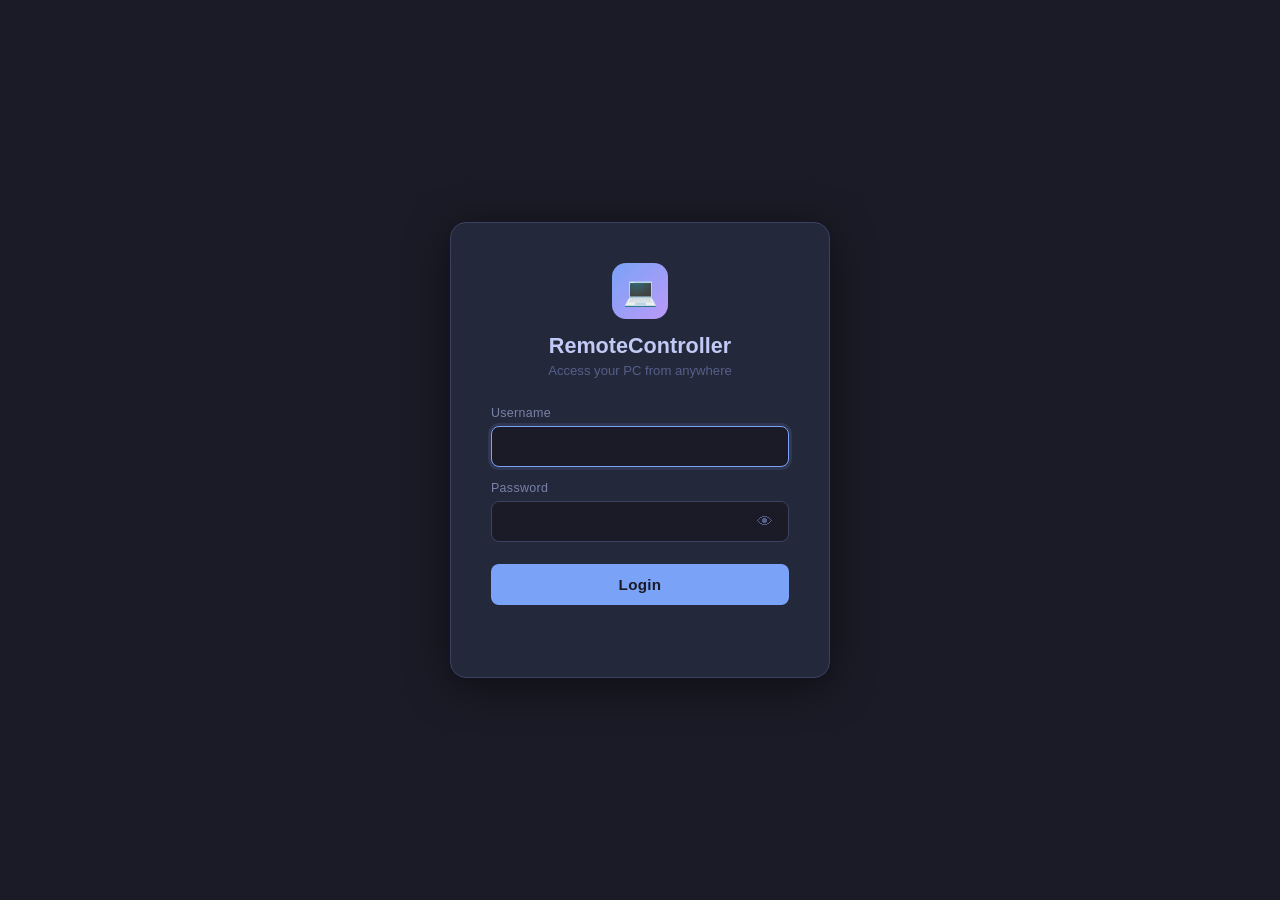
<file: web/index.html>
<!DOCTYPE html>
<html lang="en">
<head>
    <meta charset="UTF-8">
    <meta name="viewport" content="width=device-width, initial-scale=1.0, maximum-scale=1.0, user-scalable=no">
    <title>RemoteController</title>
    <style>
        * { margin: 0; padding: 0; box-sizing: border-box; }
        body {
            background: #1a1b26;
            color: #a9b1d6;
            font-family: -apple-system, BlinkMacSystemFont, 'Segoe UI', sans-serif;
            display: flex;
            align-items: center;
            justify-content: center;
            min-height: 100vh;
            min-height: 100dvh;
        }
        .login-card {
            background: #24283b;
            border-radius: 16px;
            padding: 40px;
            width: 90%;
            max-width: 380px;
            box-shadow: 0 8px 40px rgba(0,0,0,0.5);
            border: 1px solid #3b4261;
        }
        .logo-area {
            text-align: center;
            margin-bottom: 28px;
        }
        .logo-icon {
            width: 56px;
            height: 56px;
            background: linear-gradient(135deg, #7aa2f7, #bb9af7);
            border-radius: 14px;
            display: inline-flex;
            align-items: center;
            justify-content: center;
            margin-bottom: 14px;
            font-size: 28px;
        }
        h1 {
            color: #c0caf5;
            font-size: 1.35rem;
            font-weight: 700;
            margin-bottom: 4px;
        }
        .subtitle {
            color: #565f89;
            font-size: 0.82rem;
        }
        .form-group { margin-bottom: 14px; }
        label {
            display: block;
            font-size: 0.78rem;
            font-weight: 500;
            margin-bottom: 6px;
            color: #7982a9;
            letter-spacing: 0.3px;
        }
        input {
            width: 100%;
            padding: 11px 14px;
            background: #1a1b26;
            border: 1px solid #3b4261;
            border-radius: 8px;
            color: #c0caf5;
            font-size: 0.95rem;
            outline: none;
            transition: border-color 0.2s, box-shadow 0.2s;
        }
        input:focus {
            border-color: #7aa2f7;
            box-shadow: 0 0 0 3px rgba(122, 162, 247, 0.12);
        }
        button[type="submit"] {
            width: 100%;
            padding: 12px;
            background: #7aa2f7;
            color: #1a1b26;
            border: none;
            border-radius: 8px;
            font-size: 0.95rem;
            font-weight: 700;
            cursor: pointer;
            transition: background 0.2s, transform 0.1s;
            margin-top: 8px;
            letter-spacing: 0.3px;
        }
        button[type="submit"]:hover { background: #89b4fa; }
        button[type="submit"]:active { transform: scale(0.98); }
        button[type="submit"]:disabled { background: #3b4261; color: #565f89; cursor: not-allowed; transform: none; }
        .error {
            color: #f7768e;
            font-size: 0.82rem;
            text-align: center;
            margin-top: 14px;
            min-height: 18px;
            font-weight: 500;
        }
        .pw-toggle {
            position: relative;
        }
        .pw-toggle input {
            padding-right: 42px;
        }
        .pw-eye {
            position: absolute;
            right: 12px;
            top: 50%;
            transform: translateY(-50%);
            background: none;
            border: none;
            color: #565f89;
            cursor: pointer;
            font-size: 1rem;
            padding: 4px;
            width: auto;
            margin: 0;
        }
        .pw-eye:hover { color: #a9b1d6; }
    </style>
</head>
<body>
    <div class="login-card">
        <div class="logo-area">
            <div class="logo-icon">&#128187;</div>
            <h1>RemoteController</h1>
            <p class="subtitle">Access your PC from anywhere</p>
        </div>

        <form id="login-form">
            <div class="form-group">
                <label for="login-user">Username</label>
                <input type="text" id="login-user" autocomplete="username" autofocus spellcheck="false">
            </div>
            <div class="form-group">
                <label for="login-pass">Password</label>
                <div class="pw-toggle">
                    <input type="password" id="login-pass" autocomplete="current-password">
                    <button type="button" class="pw-eye" id="pw-eye-btn" tabindex="-1">&#128065;</button>
                </div>
            </div>
            <button type="submit" id="login-btn">Login</button>
        </form>

        <p class="error" id="error-msg"></p>
    </div>

    <script>
        const errorMsg = document.getElementById('error-msg');
        const loginBtn = document.getElementById('login-btn');

        // Show/hide password
        document.getElementById('pw-eye-btn').addEventListener('click', () => {
            const input = document.getElementById('login-pass');
            const btn = document.getElementById('pw-eye-btn');
            if (input.type === 'password') {
                input.type = 'text';
                btn.innerHTML = '&#128683;';
            } else {
                input.type = 'password';
                btn.innerHTML = '&#128065;';
            }
        });

        document.getElementById('login-form').addEventListener('submit', async (e) => {
            e.preventDefault();
            errorMsg.textContent = '';
            loginBtn.disabled = true;
            loginBtn.textContent = 'Logging in...';

            try {
                const resp = await fetch('/api/login', {
                    method: 'POST',
                    headers: {'Content-Type': 'application/json'},
                    body: JSON.stringify({
                        username: document.getElementById('login-user').value.trim(),
                        password: document.getElementById('login-pass').value,
                    })
                });
                const data = await resp.json();
                if (!resp.ok) {
                    errorMsg.textContent = data.error || 'Login failed';
                    return;
                }
                localStorage.setItem('access_token', data.access_token);
                localStorage.setItem('rc_username', data.username);
                window.location.href = '/app.html';
            } catch {
                errorMsg.textContent = 'Connection error — check your network';
            } finally {
                loginBtn.disabled = false;
                loginBtn.textContent = 'Login';
            }
        });

        if (localStorage.getItem('access_token')) {
            window.location.href = '/app.html';
        }
    </script>
</body>
</html>
</file>
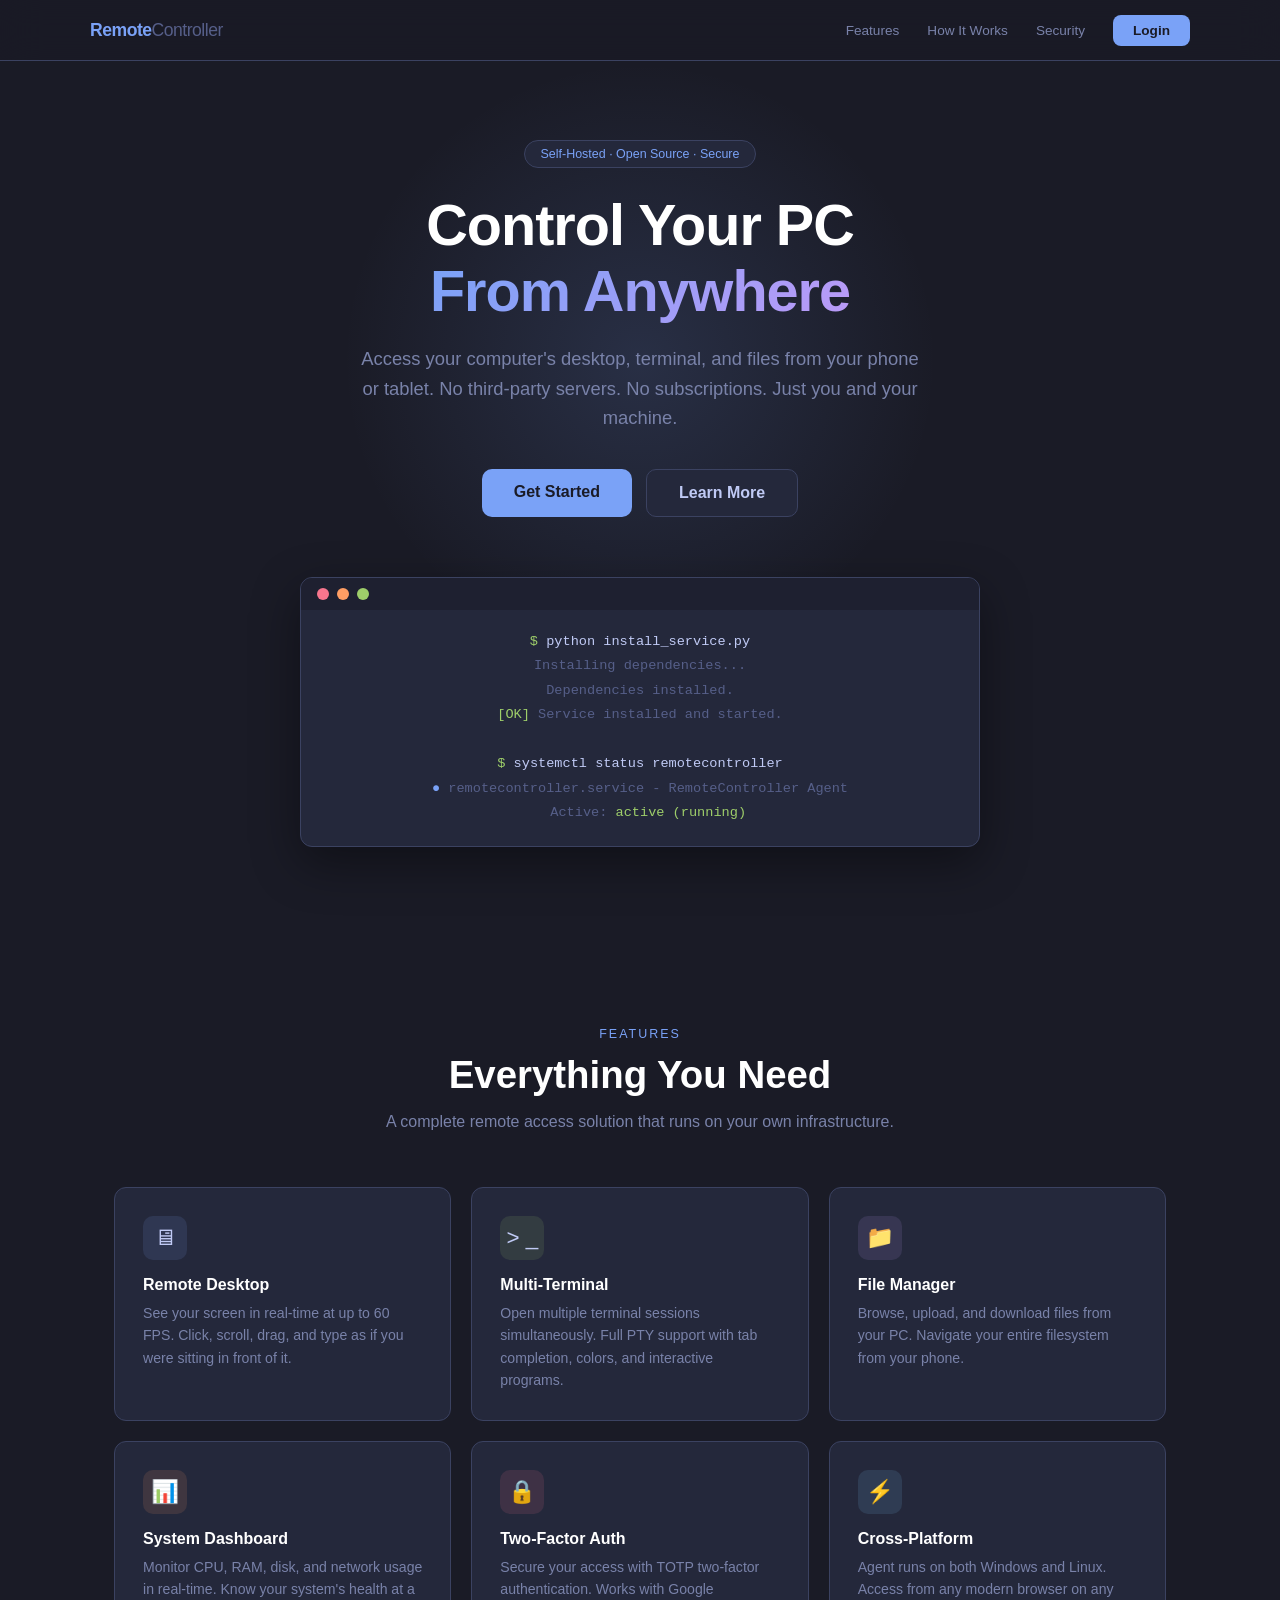
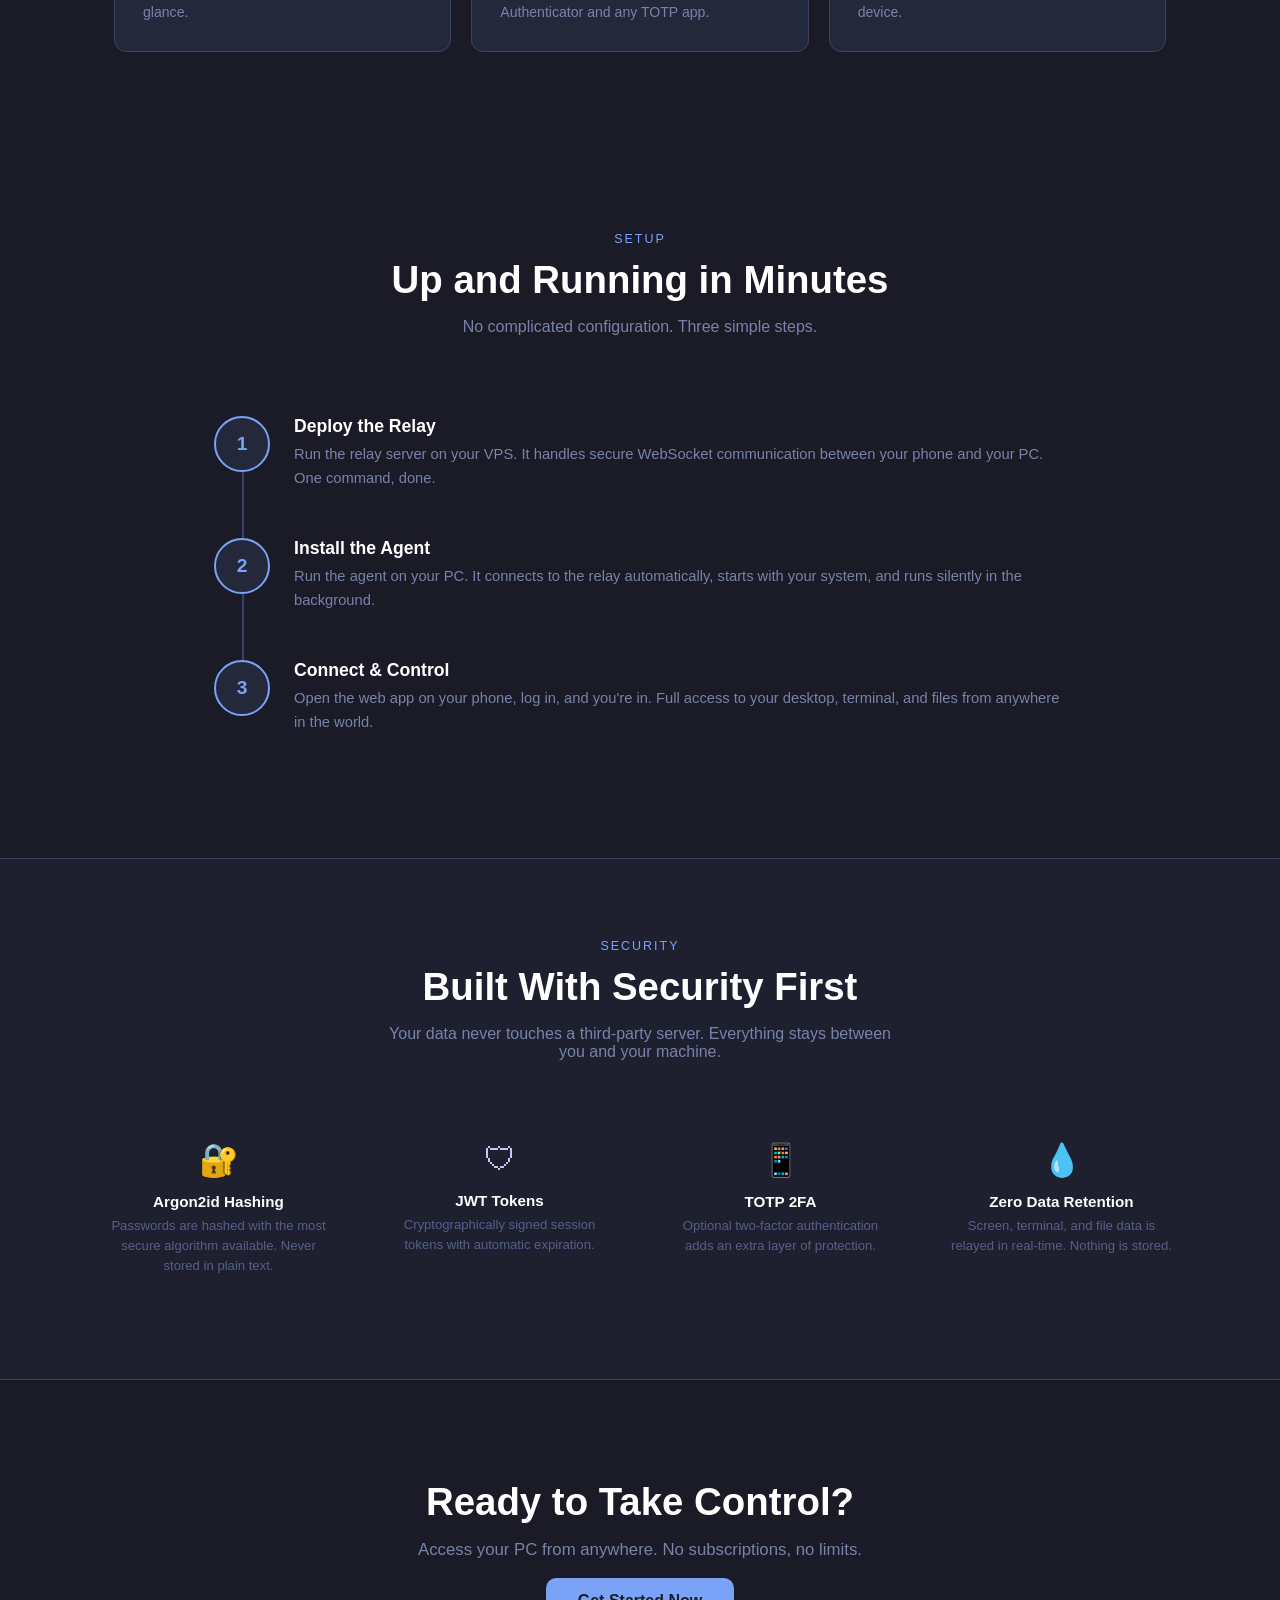
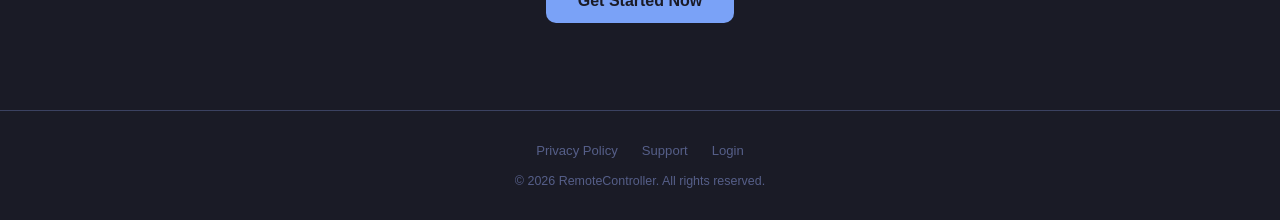
<file: web/marketing.html>
<!DOCTYPE html>
<html lang="en">
<head>
    <meta charset="UTF-8">
    <meta name="viewport" content="width=device-width, initial-scale=1.0">
    <title>RemoteController - Control Your PC From Anywhere</title>
    <style>
        * { margin: 0; padding: 0; box-sizing: border-box; }
        :root {
            --bg: #1a1b26;
            --bg2: #24283b;
            --bg3: #1e2030;
            --accent: #7aa2f7;
            --accent2: #89b4fa;
            --accent-glow: rgba(122, 162, 247, 0.15);
            --green: #9ece6a;
            --purple: #bb9af7;
            --orange: #ff9e64;
            --pink: #f7768e;
            --text: #c0caf5;
            --text-dim: #565f89;
            --text-muted: #7982a9;
            --border: #3b4261;
        }
        body {
            background: var(--bg);
            color: var(--text);
            font-family: -apple-system, BlinkMacSystemFont, 'Segoe UI', sans-serif;
            overflow-x: hidden;
        }
        a { color: var(--accent); text-decoration: none; }

        /* ── Nav ── */
        nav {
            position: fixed; top: 0; left: 0; right: 0;
            background: rgba(26, 27, 38, 0.85);
            backdrop-filter: blur(20px);
            border-bottom: 1px solid var(--border);
            z-index: 100;
            padding: 0 24px;
        }
        .nav-inner {
            max-width: 1100px;
            margin: 0 auto;
            display: flex;
            align-items: center;
            justify-content: space-between;
            height: 60px;
        }
        .logo {
            font-size: 1.1rem;
            font-weight: 700;
            color: var(--accent);
            letter-spacing: -0.5px;
        }
        .logo span { color: var(--text-dim); font-weight: 400; }
        .nav-links { display: flex; gap: 28px; align-items: center; }
        .nav-links a { color: var(--text-muted); font-size: 0.85rem; transition: color 0.2s; }
        .nav-links a:hover { color: var(--text); }
        .nav-cta {
            background: var(--accent);
            color: var(--bg) !important;
            padding: 8px 20px;
            border-radius: 8px;
            font-weight: 600;
            font-size: 0.85rem;
            transition: background 0.2s;
        }
        .nav-cta:hover { background: var(--accent2); }

        /* ── Hero ── */
        .hero {
            padding: 140px 24px 80px;
            text-align: center;
            position: relative;
        }
        .hero::before {
            content: '';
            position: absolute;
            top: 60px; left: 50%; transform: translateX(-50%);
            width: 600px; height: 600px;
            background: radial-gradient(circle, var(--accent-glow) 0%, transparent 70%);
            pointer-events: none;
        }
        .hero-badge {
            display: inline-block;
            background: var(--bg2);
            border: 1px solid var(--border);
            border-radius: 20px;
            padding: 6px 16px;
            font-size: 0.78rem;
            color: var(--accent);
            margin-bottom: 24px;
        }
        .hero h1 {
            font-size: clamp(2.2rem, 5vw, 3.6rem);
            font-weight: 800;
            line-height: 1.15;
            color: #fff;
            margin-bottom: 20px;
            letter-spacing: -1px;
        }
        .hero h1 .gradient {
            background: linear-gradient(135deg, var(--accent), var(--purple));
            -webkit-background-clip: text;
            -webkit-text-fill-color: transparent;
        }
        .hero-sub {
            font-size: 1.15rem;
            color: var(--text-muted);
            max-width: 560px;
            margin: 0 auto 36px;
            line-height: 1.6;
        }
        .hero-buttons {
            display: flex;
            gap: 14px;
            justify-content: center;
            flex-wrap: wrap;
        }
        .btn-primary {
            background: var(--accent);
            color: var(--bg);
            padding: 14px 32px;
            border-radius: 10px;
            font-size: 1rem;
            font-weight: 700;
            transition: all 0.2s;
            border: none;
            cursor: pointer;
        }
        .btn-primary:hover { background: var(--accent2); transform: translateY(-1px); box-shadow: 0 8px 24px var(--accent-glow); }
        .btn-secondary {
            background: var(--bg2);
            color: var(--text);
            padding: 14px 32px;
            border-radius: 10px;
            font-size: 1rem;
            font-weight: 600;
            border: 1px solid var(--border);
            transition: all 0.2s;
        }
        .btn-secondary:hover { border-color: var(--text-muted); }

        /* ── Terminal Demo ── */
        .terminal-demo {
            max-width: 680px;
            margin: 60px auto 0;
            background: var(--bg2);
            border: 1px solid var(--border);
            border-radius: 12px;
            overflow: hidden;
            box-shadow: 0 16px 48px rgba(0,0,0,0.4);
        }
        .terminal-bar {
            background: var(--bg3);
            padding: 10px 16px;
            display: flex;
            gap: 8px;
            align-items: center;
        }
        .terminal-dot { width: 12px; height: 12px; border-radius: 50%; }
        .terminal-dot.r { background: var(--pink); }
        .terminal-dot.y { background: var(--orange); }
        .terminal-dot.g { background: var(--green); }
        .terminal-body {
            padding: 20px 24px;
            font-family: 'SF Mono', 'Fira Code', 'Consolas', monospace;
            font-size: 0.85rem;
            line-height: 1.8;
        }
        .terminal-body .prompt { color: var(--green); }
        .terminal-body .cmd { color: var(--text); }
        .terminal-body .output { color: var(--text-dim); }
        .terminal-body .success { color: var(--green); }
        .terminal-body .accent { color: var(--accent); }

        /* ── Features ── */
        .features {
            padding: 100px 24px;
            max-width: 1100px;
            margin: 0 auto;
        }
        .section-label {
            text-align: center;
            font-size: 0.78rem;
            text-transform: uppercase;
            letter-spacing: 2px;
            color: var(--accent);
            margin-bottom: 12px;
        }
        .section-title {
            text-align: center;
            font-size: clamp(1.6rem, 3vw, 2.4rem);
            font-weight: 700;
            color: #fff;
            margin-bottom: 16px;
        }
        .section-sub {
            text-align: center;
            color: var(--text-muted);
            max-width: 520px;
            margin: 0 auto 56px;
            font-size: 1rem;
        }
        .features-grid {
            display: grid;
            grid-template-columns: repeat(auto-fit, minmax(300px, 1fr));
            gap: 20px;
        }
        .feature-card {
            background: var(--bg2);
            border: 1px solid var(--border);
            border-radius: 12px;
            padding: 28px;
            transition: all 0.3s;
        }
        .feature-card:hover {
            border-color: var(--accent);
            transform: translateY(-2px);
            box-shadow: 0 8px 24px var(--accent-glow);
        }
        .feature-icon {
            width: 44px; height: 44px;
            border-radius: 10px;
            display: flex;
            align-items: center;
            justify-content: center;
            font-size: 1.4rem;
            margin-bottom: 16px;
        }
        .fi-blue { background: rgba(122, 162, 247, 0.12); }
        .fi-green { background: rgba(158, 206, 106, 0.12); }
        .fi-purple { background: rgba(187, 154, 247, 0.12); }
        .fi-orange { background: rgba(255, 158, 100, 0.12); }
        .fi-pink { background: rgba(247, 118, 142, 0.12); }
        .fi-cyan { background: rgba(125, 207, 255, 0.12); }
        .feature-card h3 {
            font-size: 1rem;
            color: #fff;
            margin-bottom: 8px;
        }
        .feature-card p {
            font-size: 0.88rem;
            color: var(--text-muted);
            line-height: 1.6;
        }

        /* ── How It Works ── */
        .how-it-works {
            padding: 80px 24px 100px;
            max-width: 900px;
            margin: 0 auto;
        }
        .steps {
            display: flex;
            flex-direction: column;
            gap: 0;
            position: relative;
        }
        .steps::before {
            content: '';
            position: absolute;
            left: 28px;
            top: 44px;
            bottom: 44px;
            width: 2px;
            background: var(--border);
        }
        .step {
            display: flex;
            gap: 24px;
            align-items: flex-start;
            padding: 24px 0;
        }
        .step-num {
            width: 56px; height: 56px;
            border-radius: 50%;
            background: var(--bg2);
            border: 2px solid var(--accent);
            display: flex;
            align-items: center;
            justify-content: center;
            font-size: 1.2rem;
            font-weight: 700;
            color: var(--accent);
            flex-shrink: 0;
            z-index: 1;
        }
        .step-content h3 {
            font-size: 1.1rem;
            color: #fff;
            margin-bottom: 6px;
        }
        .step-content p {
            color: var(--text-muted);
            font-size: 0.92rem;
            line-height: 1.6;
        }

        /* ── Security ── */
        .security {
            padding: 80px 24px;
            background: var(--bg3);
            border-top: 1px solid var(--border);
            border-bottom: 1px solid var(--border);
        }
        .security-inner {
            max-width: 1100px;
            margin: 0 auto;
        }
        .security-grid {
            display: grid;
            grid-template-columns: repeat(auto-fit, minmax(220px, 1fr));
            gap: 24px;
            margin-top: 48px;
        }
        .sec-item {
            text-align: center;
            padding: 24px 16px;
        }
        .sec-icon {
            font-size: 2rem;
            margin-bottom: 14px;
        }
        .sec-item h4 {
            color: #fff;
            font-size: 0.95rem;
            margin-bottom: 6px;
        }
        .sec-item p {
            color: var(--text-dim);
            font-size: 0.82rem;
            line-height: 1.5;
        }

        /* ── CTA ── */
        .cta {
            padding: 100px 24px;
            text-align: center;
        }
        .cta h2 {
            font-size: clamp(1.8rem, 3vw, 2.6rem);
            font-weight: 700;
            color: #fff;
            margin-bottom: 16px;
        }
        .cta p {
            color: var(--text-muted);
            font-size: 1.05rem;
            margin-bottom: 32px;
        }

        /* ── Footer ── */
        footer {
            border-top: 1px solid var(--border);
            padding: 32px 24px;
            text-align: center;
        }
        .footer-links {
            display: flex;
            gap: 24px;
            justify-content: center;
            margin-bottom: 16px;
            flex-wrap: wrap;
        }
        .footer-links a { color: var(--text-dim); font-size: 0.82rem; }
        .footer-links a:hover { color: var(--text); }
        .copyright { color: var(--text-dim); font-size: 0.78rem; }

        /* ── Mobile ── */
        @media (max-width: 640px) {
            .nav-links a:not(.nav-cta) { display: none; }
            .hero { padding: 120px 20px 60px; }
            .hero-buttons { flex-direction: column; align-items: center; }
            .btn-primary, .btn-secondary { width: 100%; max-width: 300px; text-align: center; display: block; }
            .terminal-demo { margin: 40px 8px 0; }
            .terminal-body { font-size: 0.75rem; padding: 16px; }
            .features-grid { grid-template-columns: 1fr; }
            .steps::before { left: 27px; }
            .step { gap: 16px; }
            .step-num { width: 48px; height: 48px; font-size: 1rem; }
        }

        /* ── Animations ── */
        @keyframes fadeUp {
            from { opacity: 0; transform: translateY(20px); }
            to { opacity: 1; transform: translateY(0); }
        }
        .hero-badge, .hero h1, .hero-sub, .hero-buttons, .terminal-demo {
            animation: fadeUp 0.6s ease-out both;
        }
        .hero h1 { animation-delay: 0.1s; }
        .hero-sub { animation-delay: 0.2s; }
        .hero-buttons { animation-delay: 0.3s; }
        .terminal-demo { animation-delay: 0.4s; }
    </style>
</head>
<body>

<!-- Nav -->
<nav>
    <div class="nav-inner">
        <div class="logo">Remote<span>Controller</span></div>
        <div class="nav-links">
            <a href="#features">Features</a>
            <a href="#how">How It Works</a>
            <a href="#security">Security</a>
            <a href="/index.html" class="nav-cta">Login</a>
        </div>
    </div>
</nav>

<!-- Hero -->
<section class="hero">
    <div class="hero-badge">Self-Hosted &middot; Open Source &middot; Secure</div>
    <h1>Control Your PC<br><span class="gradient">From Anywhere</span></h1>
    <p class="hero-sub">Access your computer's desktop, terminal, and files from your phone or tablet. No third-party servers. No subscriptions. Just you and your machine.</p>
    <div class="hero-buttons">
        <a href="/index.html" class="btn-primary">Get Started</a>
        <a href="#how" class="btn-secondary">Learn More</a>
    </div>

    <div class="terminal-demo">
        <div class="terminal-bar">
            <div class="terminal-dot r"></div>
            <div class="terminal-dot y"></div>
            <div class="terminal-dot g"></div>
        </div>
        <div class="terminal-body">
            <div><span class="prompt">$</span> <span class="cmd">python install_service.py</span></div>
            <div><span class="output">Installing dependencies...</span></div>
            <div><span class="output">Dependencies installed.</span></div>
            <div><span class="success">[OK]</span> <span class="output">Service installed and started.</span></div>
            <div>&nbsp;</div>
            <div><span class="prompt">$</span> <span class="cmd">systemctl status remotecontroller</span></div>
            <div><span class="accent">&#9679;</span> <span class="output">remotecontroller.service - RemoteController Agent</span></div>
            <div><span class="output">&nbsp;&nbsp;Active: </span><span class="success">active (running)</span></div>
        </div>
    </div>
</section>

<!-- Features -->
<section class="features" id="features">
    <div class="section-label">Features</div>
    <h2 class="section-title">Everything You Need</h2>
    <p class="section-sub">A complete remote access solution that runs on your own infrastructure.</p>

    <div class="features-grid">
        <div class="feature-card">
            <div class="feature-icon fi-blue">&#128421;</div>
            <h3>Remote Desktop</h3>
            <p>See your screen in real-time at up to 60 FPS. Click, scroll, drag, and type as if you were sitting in front of it.</p>
        </div>
        <div class="feature-card">
            <div class="feature-icon fi-green">&#62;&nbsp;_</div>
            <h3>Multi-Terminal</h3>
            <p>Open multiple terminal sessions simultaneously. Full PTY support with tab completion, colors, and interactive programs.</p>
        </div>
        <div class="feature-card">
            <div class="feature-icon fi-purple">&#128193;</div>
            <h3>File Manager</h3>
            <p>Browse, upload, and download files from your PC. Navigate your entire filesystem from your phone.</p>
        </div>
        <div class="feature-card">
            <div class="feature-icon fi-orange">&#128202;</div>
            <h3>System Dashboard</h3>
            <p>Monitor CPU, RAM, disk, and network usage in real-time. Know your system's health at a glance.</p>
        </div>
        <div class="feature-card">
            <div class="feature-icon fi-pink">&#128274;</div>
            <h3>Two-Factor Auth</h3>
            <p>Secure your access with TOTP two-factor authentication. Works with Google Authenticator and any TOTP app.</p>
        </div>
        <div class="feature-card">
            <div class="feature-icon fi-cyan">&#9889;</div>
            <h3>Cross-Platform</h3>
            <p>Agent runs on both Windows and Linux. Access from any modern browser on any device.</p>
        </div>
    </div>
</section>

<!-- How It Works -->
<section class="how-it-works" id="how">
    <div class="section-label">Setup</div>
    <h2 class="section-title">Up and Running in Minutes</h2>
    <p class="section-sub">No complicated configuration. Three simple steps.</p>

    <div class="steps">
        <div class="step">
            <div class="step-num">1</div>
            <div class="step-content">
                <h3>Deploy the Relay</h3>
                <p>Run the relay server on your VPS. It handles secure WebSocket communication between your phone and your PC. One command, done.</p>
            </div>
        </div>
        <div class="step">
            <div class="step-num">2</div>
            <div class="step-content">
                <h3>Install the Agent</h3>
                <p>Run the agent on your PC. It connects to the relay automatically, starts with your system, and runs silently in the background.</p>
            </div>
        </div>
        <div class="step">
            <div class="step-num">3</div>
            <div class="step-content">
                <h3>Connect &amp; Control</h3>
                <p>Open the web app on your phone, log in, and you're in. Full access to your desktop, terminal, and files from anywhere in the world.</p>
            </div>
        </div>
    </div>
</section>

<!-- Security -->
<section class="security" id="security">
    <div class="security-inner">
        <div class="section-label">Security</div>
        <h2 class="section-title">Built With Security First</h2>
        <p class="section-sub">Your data never touches a third-party server. Everything stays between you and your machine.</p>

        <div class="security-grid">
            <div class="sec-item">
                <div class="sec-icon">&#128272;</div>
                <h4>Argon2id Hashing</h4>
                <p>Passwords are hashed with the most secure algorithm available. Never stored in plain text.</p>
            </div>
            <div class="sec-item">
                <div class="sec-icon">&#128737;</div>
                <h4>JWT Tokens</h4>
                <p>Cryptographically signed session tokens with automatic expiration.</p>
            </div>
            <div class="sec-item">
                <div class="sec-icon">&#128241;</div>
                <h4>TOTP 2FA</h4>
                <p>Optional two-factor authentication adds an extra layer of protection.</p>
            </div>
            <div class="sec-item">
                <div class="sec-icon">&#128167;</div>
                <h4>Zero Data Retention</h4>
                <p>Screen, terminal, and file data is relayed in real-time. Nothing is stored.</p>
            </div>
        </div>
    </div>
</section>

<!-- CTA -->
<section class="cta">
    <h2>Ready to Take Control?</h2>
    <p>Access your PC from anywhere. No subscriptions, no limits.</p>
    <a href="/index.html" class="btn-primary">Get Started Now</a>
</section>

<!-- Footer -->
<footer>
    <div class="footer-links">
        <a href="/privacy.html">Privacy Policy</a>
        <a href="/support.html">Support</a>
        <a href="/index.html">Login</a>
    </div>
    <p class="copyright">&copy; 2026 RemoteController. All rights reserved.</p>
</footer>

</body>
</html>
</file>
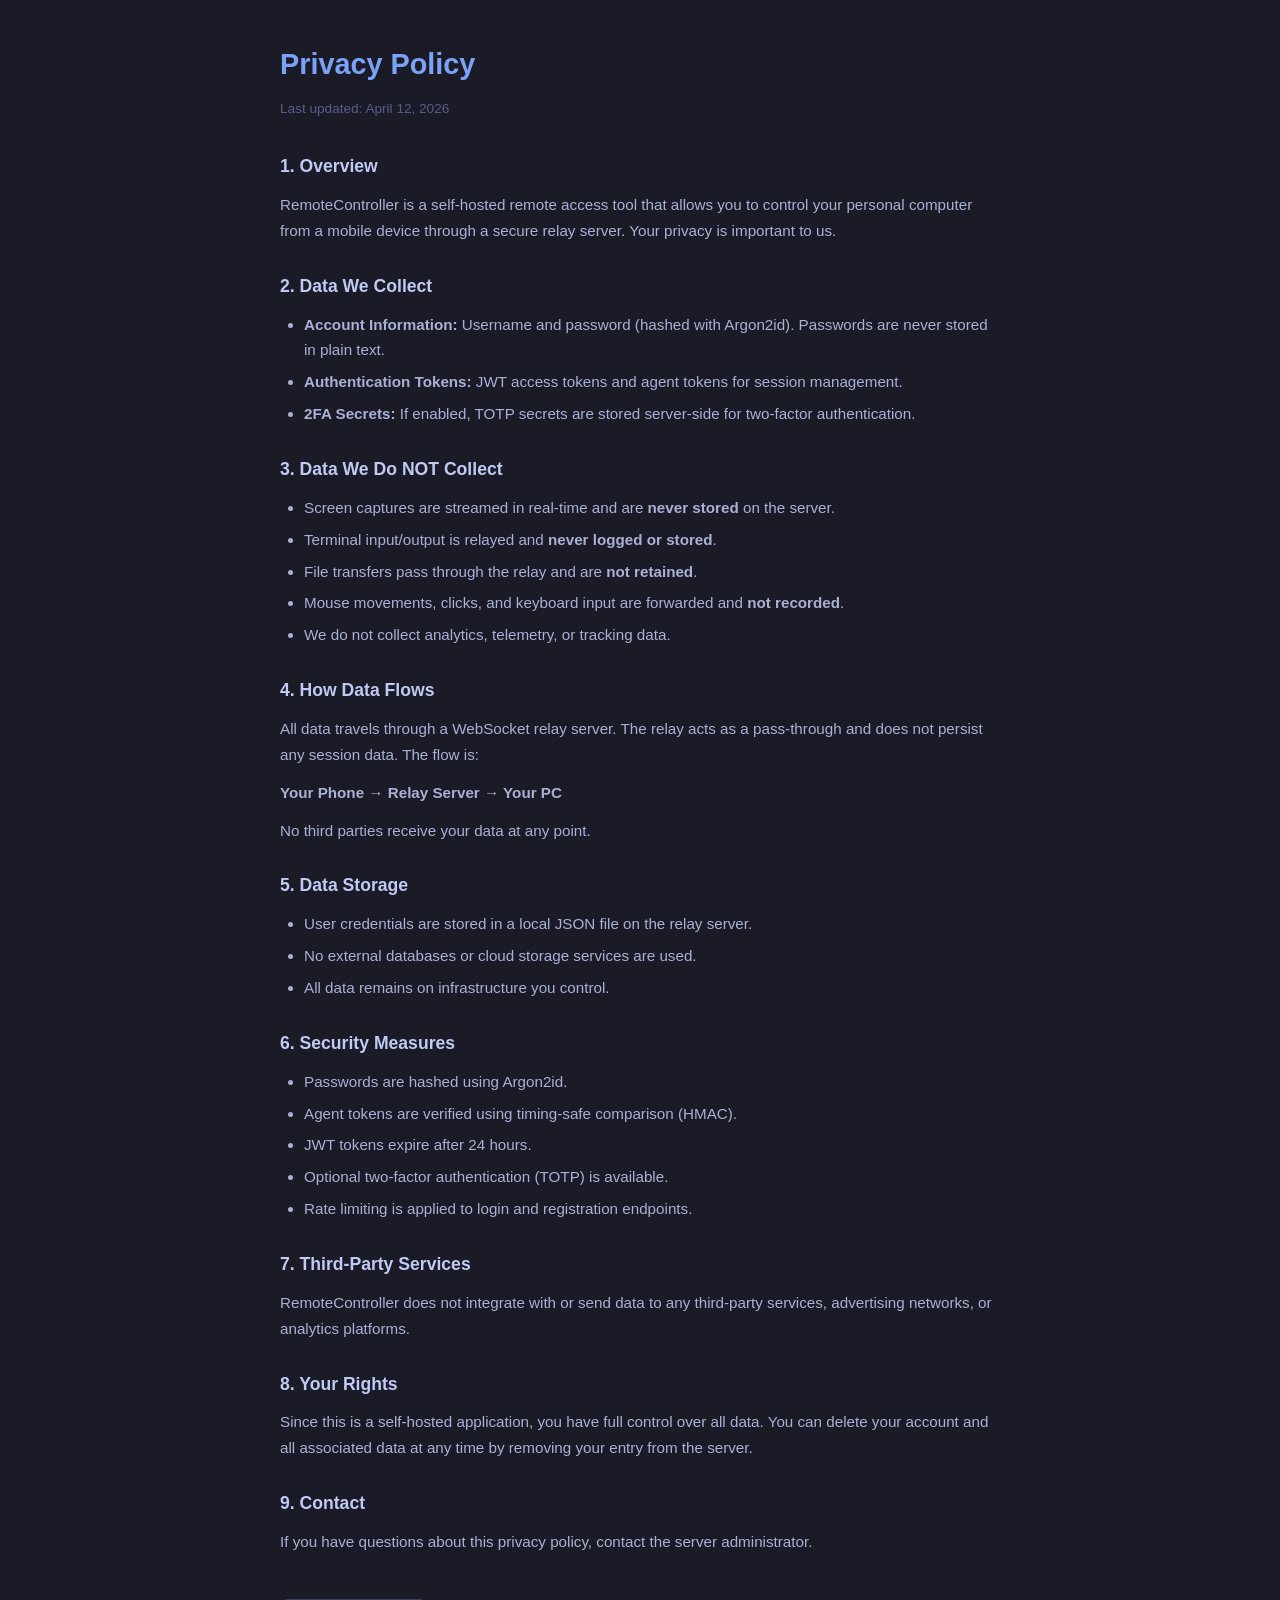
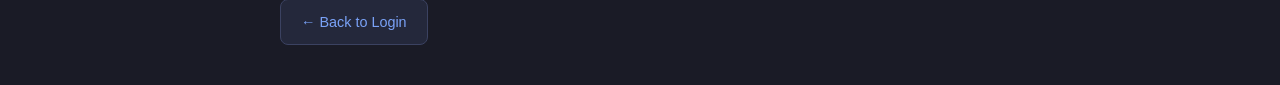
<file: web/privacy.html>
<!DOCTYPE html>
<html lang="en">
<head>
    <meta charset="UTF-8">
    <meta name="viewport" content="width=device-width, initial-scale=1.0">
    <title>RemoteController - Privacy Policy</title>
    <style>
        * { margin: 0; padding: 0; box-sizing: border-box; }
        body {
            background: #1a1b26;
            color: #a9b1d6;
            font-family: -apple-system, BlinkMacSystemFont, 'Segoe UI', sans-serif;
            line-height: 1.7;
            padding: 40px 20px;
        }
        .container {
            max-width: 720px;
            margin: 0 auto;
        }
        h1 {
            color: #7aa2f7;
            font-size: 1.8rem;
            margin-bottom: 8px;
        }
        .updated {
            color: #565f89;
            font-size: 0.85rem;
            margin-bottom: 32px;
        }
        h2 {
            color: #c0caf5;
            font-size: 1.1rem;
            margin-top: 28px;
            margin-bottom: 10px;
        }
        p, li {
            font-size: 0.95rem;
            margin-bottom: 12px;
        }
        ul {
            padding-left: 24px;
            margin-bottom: 12px;
        }
        li { margin-bottom: 6px; }
        a {
            color: #7aa2f7;
            text-decoration: none;
        }
        a:hover { text-decoration: underline; }
        .back {
            display: inline-block;
            margin-top: 32px;
            padding: 10px 20px;
            background: #24283b;
            border: 1px solid #3b4261;
            border-radius: 8px;
            color: #7aa2f7;
            font-size: 0.9rem;
        }
        .back:hover { border-color: #7aa2f7; text-decoration: none; }
    </style>
</head>
<body>
    <div class="container">
        <h1>Privacy Policy</h1>
        <p class="updated">Last updated: April 12, 2026</p>

        <h2>1. Overview</h2>
        <p>RemoteController is a self-hosted remote access tool that allows you to control your personal computer from a mobile device through a secure relay server. Your privacy is important to us.</p>

        <h2>2. Data We Collect</h2>
        <ul>
            <li><strong>Account Information:</strong> Username and password (hashed with Argon2id). Passwords are never stored in plain text.</li>
            <li><strong>Authentication Tokens:</strong> JWT access tokens and agent tokens for session management.</li>
            <li><strong>2FA Secrets:</strong> If enabled, TOTP secrets are stored server-side for two-factor authentication.</li>
        </ul>

        <h2>3. Data We Do NOT Collect</h2>
        <ul>
            <li>Screen captures are streamed in real-time and are <strong>never stored</strong> on the server.</li>
            <li>Terminal input/output is relayed and <strong>never logged or stored</strong>.</li>
            <li>File transfers pass through the relay and are <strong>not retained</strong>.</li>
            <li>Mouse movements, clicks, and keyboard input are forwarded and <strong>not recorded</strong>.</li>
            <li>We do not collect analytics, telemetry, or tracking data.</li>
        </ul>

        <h2>4. How Data Flows</h2>
        <p>All data travels through a WebSocket relay server. The relay acts as a pass-through and does not persist any session data. The flow is:</p>
        <p><strong>Your Phone &rarr; Relay Server &rarr; Your PC</strong></p>
        <p>No third parties receive your data at any point.</p>

        <h2>5. Data Storage</h2>
        <ul>
            <li>User credentials are stored in a local JSON file on the relay server.</li>
            <li>No external databases or cloud storage services are used.</li>
            <li>All data remains on infrastructure you control.</li>
        </ul>

        <h2>6. Security Measures</h2>
        <ul>
            <li>Passwords are hashed using Argon2id.</li>
            <li>Agent tokens are verified using timing-safe comparison (HMAC).</li>
            <li>JWT tokens expire after 24 hours.</li>
            <li>Optional two-factor authentication (TOTP) is available.</li>
            <li>Rate limiting is applied to login and registration endpoints.</li>
        </ul>

        <h2>7. Third-Party Services</h2>
        <p>RemoteController does not integrate with or send data to any third-party services, advertising networks, or analytics platforms.</p>

        <h2>8. Your Rights</h2>
        <p>Since this is a self-hosted application, you have full control over all data. You can delete your account and all associated data at any time by removing your entry from the server.</p>

        <h2>9. Contact</h2>
        <p>If you have questions about this privacy policy, contact the server administrator.</p>

        <a href="/index.html" class="back">&larr; Back to Login</a>
    </div>
</body>
</html>
</file>
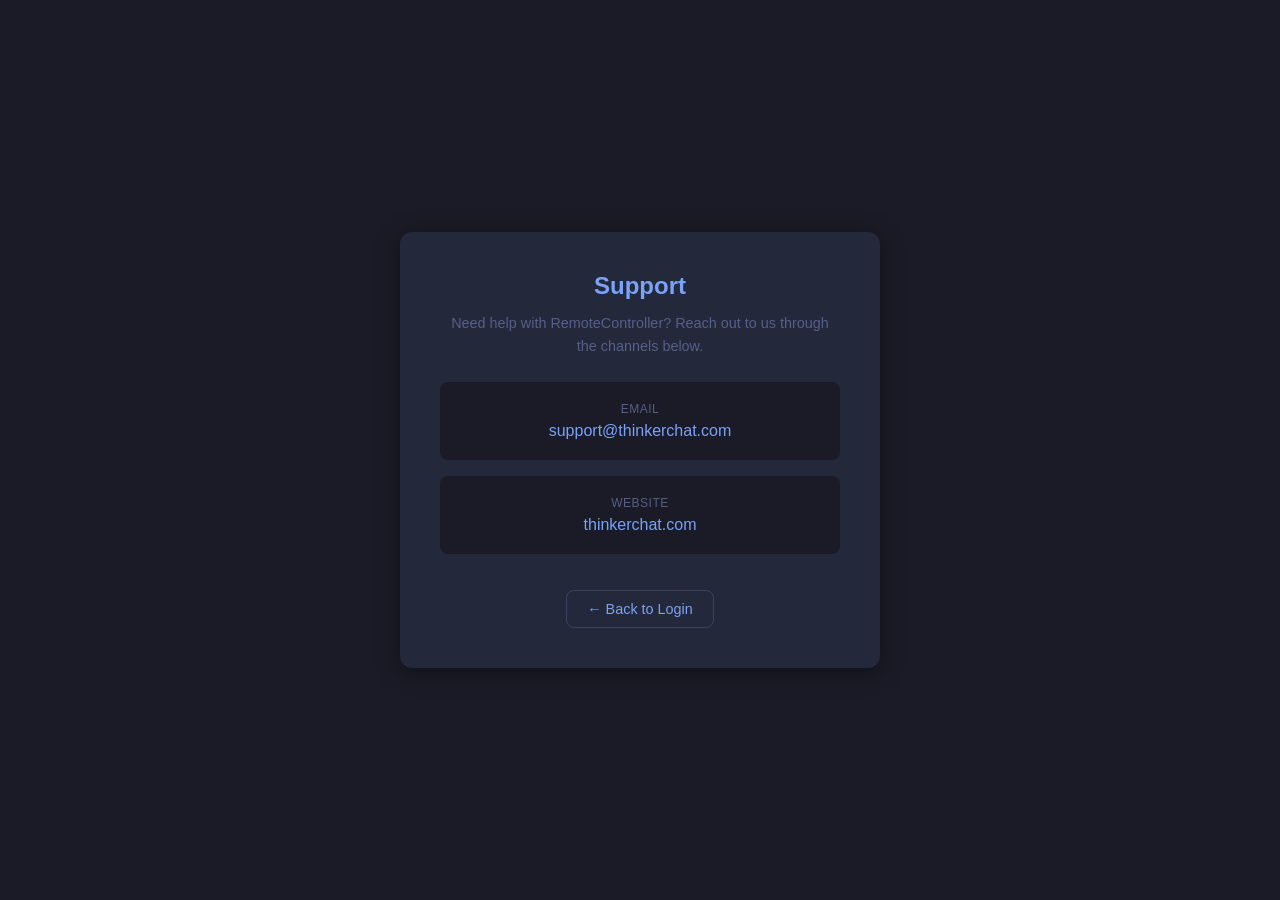
<file: web/support.html>
<!DOCTYPE html>
<html lang="en">
<head>
    <meta charset="UTF-8">
    <meta name="viewport" content="width=device-width, initial-scale=1.0">
    <title>RemoteController - Support</title>
    <style>
        * { margin: 0; padding: 0; box-sizing: border-box; }
        body {
            background: #1a1b26;
            color: #a9b1d6;
            font-family: -apple-system, BlinkMacSystemFont, 'Segoe UI', sans-serif;
            display: flex;
            align-items: center;
            justify-content: center;
            min-height: 100vh;
            padding: 20px;
        }
        .card {
            background: #24283b;
            border-radius: 12px;
            padding: 40px;
            width: 90%;
            max-width: 480px;
            box-shadow: 0 4px 24px rgba(0,0,0,0.4);
            text-align: center;
        }
        h1 {
            color: #7aa2f7;
            font-size: 1.5rem;
            margin-bottom: 12px;
        }
        p {
            color: #565f89;
            font-size: 0.9rem;
            line-height: 1.6;
            margin-bottom: 24px;
        }
        .contact {
            background: #1a1b26;
            border-radius: 8px;
            padding: 20px;
            margin-bottom: 16px;
        }
        .contact-label {
            font-size: 0.75rem;
            color: #565f89;
            text-transform: uppercase;
            letter-spacing: 0.5px;
            margin-bottom: 6px;
        }
        .contact-value {
            color: #c0caf5;
            font-size: 1rem;
        }
        a {
            color: #7aa2f7;
            text-decoration: none;
        }
        a:hover { text-decoration: underline; }
        .back {
            display: inline-block;
            margin-top: 20px;
            padding: 10px 20px;
            border: 1px solid #3b4261;
            border-radius: 8px;
            color: #7aa2f7;
            font-size: 0.9rem;
        }
        .back:hover { border-color: #7aa2f7; text-decoration: none; }
    </style>
</head>
<body>
    <div class="card">
        <h1>Support</h1>
        <p>Need help with RemoteController? Reach out to us through the channels below.</p>

        <div class="contact">
            <div class="contact-label">Email</div>
            <div class="contact-value"><a href="mailto:support@thinkerchat.com">support@thinkerchat.com</a></div>
        </div>

        <div class="contact">
            <div class="contact-label">Website</div>
            <div class="contact-value"><a href="https://thinkerchat.com">thinkerchat.com</a></div>
        </div>

        <a href="/index.html" class="back">&larr; Back to Login</a>
    </div>
</body>
</html>
</file>
